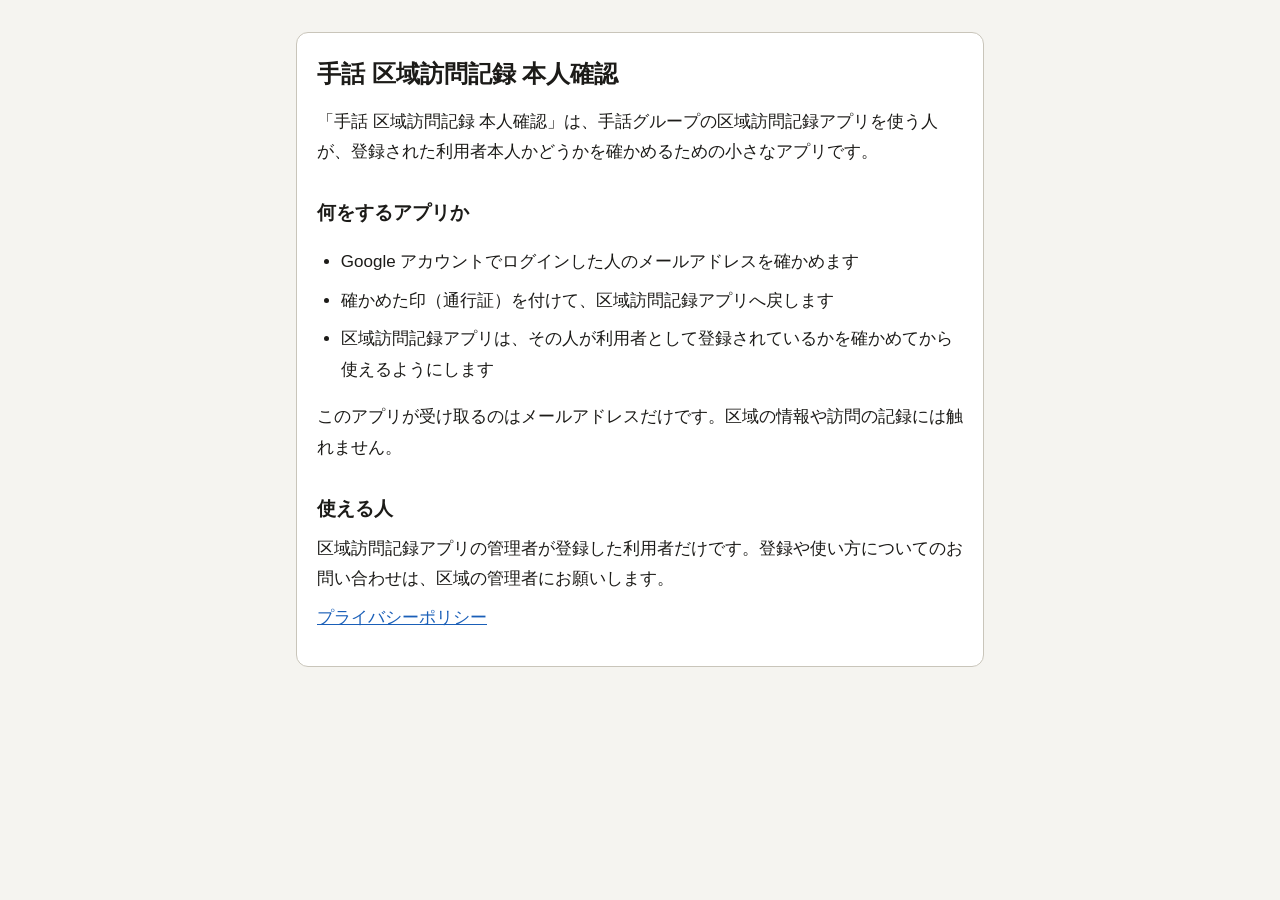
<file: index.html>
<!doctype html>
<html lang="ja">
<head>
<meta charset="utf-8">
<meta name="viewport" content="width=device-width, initial-scale=1">
<title>手話 区域訪問記録 本人確認</title>
<link rel="stylesheet" href="style.css">
</head>
<body>
<main>
<div class="card">
<h1>手話 区域訪問記録 本人確認</h1>
<p>「手話 区域訪問記録 本人確認」は、手話グループの区域訪問記録アプリを使う人が、登録された利用者本人かどうかを確かめるための小さなアプリです。</p>
<h2>何をするアプリか</h2>
<ul>
<li>Google アカウントでログインした人のメールアドレスを確かめます</li>
<li>確かめた印（通行証）を付けて、区域訪問記録アプリへ戻します</li>
<li>区域訪問記録アプリは、その人が利用者として登録されているかを確かめてから使えるようにします</li>
</ul>
<p>このアプリが受け取るのはメールアドレスだけです。区域の情報や訪問の記録には触れません。</p>
<h2>使える人</h2>
<p>区域訪問記録アプリの管理者が登録した利用者だけです。登録や使い方についてのお問い合わせは、区域の管理者にお願いします。</p>
<p><a href="privacy.html">プライバシーポリシー</a></p>
</div>
</main>
</body>
</html>
</file>
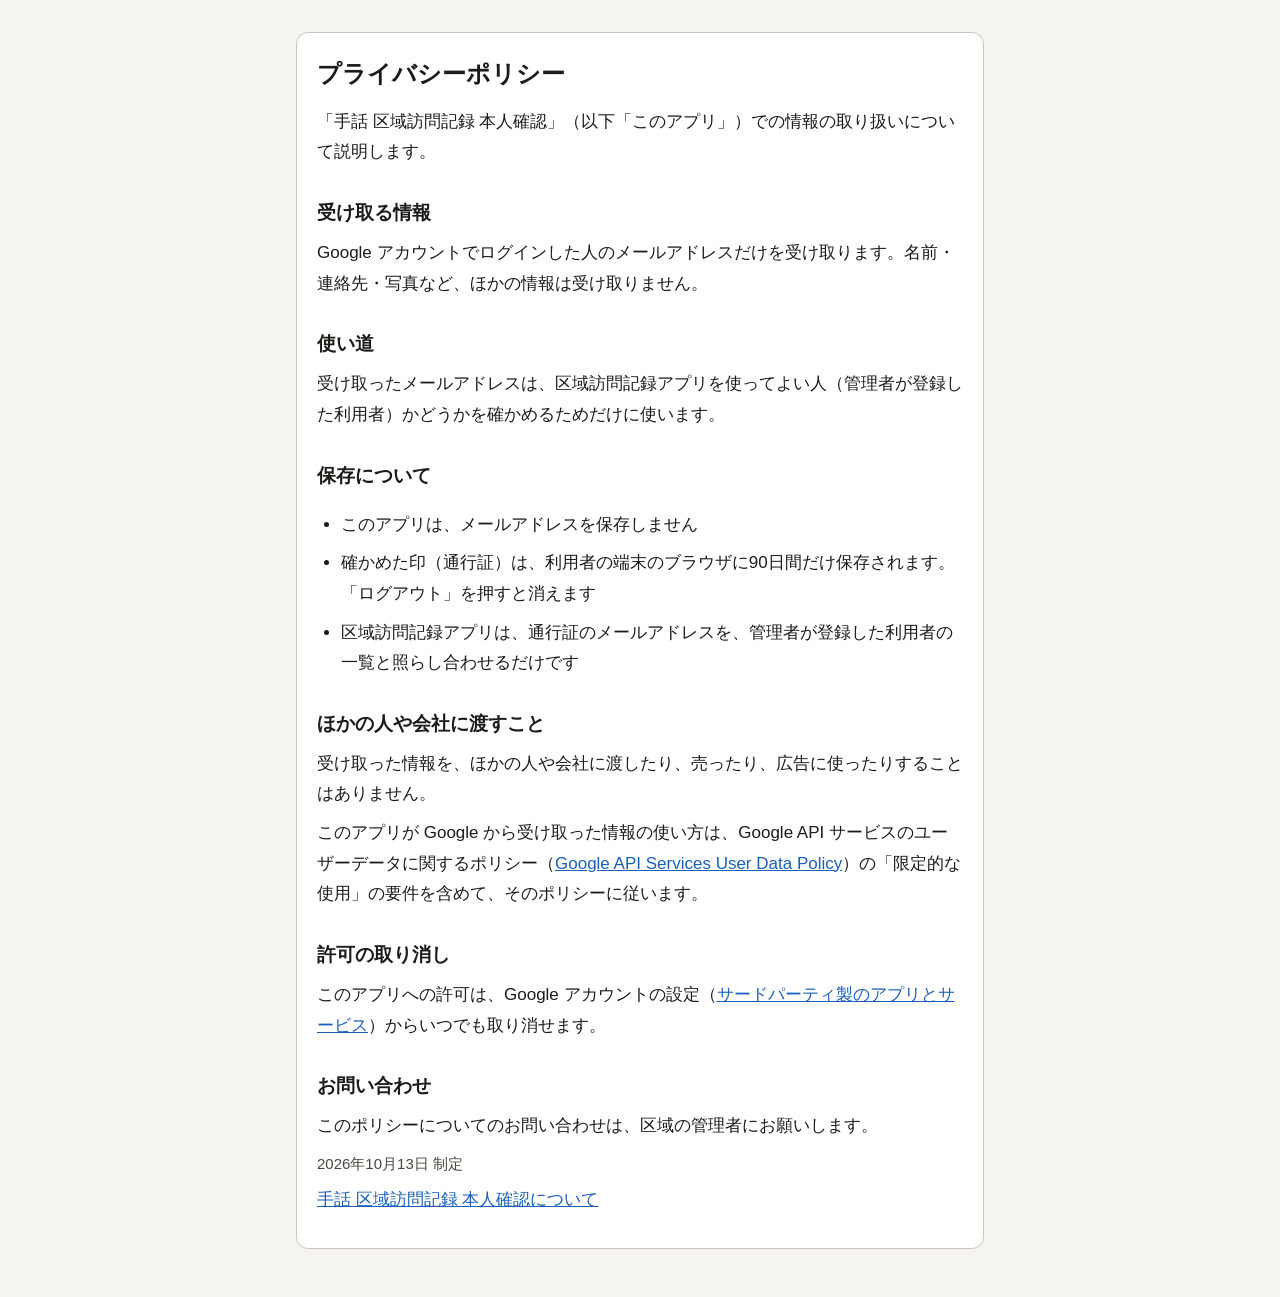
<file: privacy.html>
<!doctype html>
<html lang="ja">
<head>
<meta charset="utf-8">
<meta name="viewport" content="width=device-width, initial-scale=1">
<title>プライバシーポリシー | 手話 区域訪問記録 本人確認</title>
<link rel="stylesheet" href="style.css">
</head>
<body>
<main>
<div class="card">
<h1>プライバシーポリシー</h1>
<p>「手話 区域訪問記録 本人確認」（以下「このアプリ」）での情報の取り扱いについて説明します。</p>
<h2>受け取る情報</h2>
<p>Google アカウントでログインした人のメールアドレスだけを受け取ります。名前・連絡先・写真など、ほかの情報は受け取りません。</p>
<h2>使い道</h2>
<p>受け取ったメールアドレスは、区域訪問記録アプリを使ってよい人（管理者が登録した利用者）かどうかを確かめるためだけに使います。</p>
<h2>保存について</h2>
<ul>
<li>このアプリは、メールアドレスを保存しません</li>
<li>確かめた印（通行証）は、利用者の端末のブラウザに90日間だけ保存されます。「ログアウト」を押すと消えます</li>
<li>区域訪問記録アプリは、通行証のメールアドレスを、管理者が登録した利用者の一覧と照らし合わせるだけです</li>
</ul>
<h2>ほかの人や会社に渡すこと</h2>
<p>受け取った情報を、ほかの人や会社に渡したり、売ったり、広告に使ったりすることはありません。</p>
<p>このアプリが Google から受け取った情報の使い方は、Google API サービスのユーザーデータに関するポリシー（<a href="https://developers.google.com/terms/api-services-user-data-policy">Google API Services User Data Policy</a>）の「限定的な使用」の要件を含めて、そのポリシーに従います。</p>
<h2>許可の取り消し</h2>
<p>このアプリへの許可は、Google アカウントの設定（<a href="https://myaccount.google.com/connections">サードパーティ製のアプリとサービス</a>）からいつでも取り消せます。</p>
<h2>お問い合わせ</h2>
<p>このポリシーについてのお問い合わせは、区域の管理者にお願いします。</p>
<p class="muted">2026年10月13日 制定</p>
<p><a href="index.html">手話 区域訪問記録 本人確認について</a></p>
</div>
</main>
</body>
</html>
</file>
<file: style.css>
:root{--bg:#F5F4F0;--surface:#FFFFFF;--ink:#1C1B18;--muted:#4A473F;--line:#C9C5BA;--accent:#1A5FB8;}
@media (prefers-color-scheme: dark){:root{--bg:#141413;--surface:#1E1E1C;--ink:#F4F2EC;--muted:#CFCBC0;--line:#45423C;--accent:#8DB8FF;}}
*{box-sizing:border-box;}
body{margin:0;background:var(--bg);color:var(--ink);font-family:'BIZ UDPGothic','Hiragino Sans','Noto Sans JP','Yu Gothic UI',Meiryo,sans-serif;font-size:17px;line-height:1.8;}
main{max-width:720px;margin:0 auto;padding:32px 16px 48px;}
.card{background:var(--surface);border:1px solid var(--line);border-radius:12px;padding:24px 20px;}
h1{font-size:24px;line-height:1.4;margin:0 0 16px;}
h2{font-size:19px;margin:28px 0 8px;}
p,li{margin:8px 0;}
ul{padding-left:1.4em;}
a{color:var(--accent);}
.muted{color:var(--muted);font-size:15px;}
</file>
